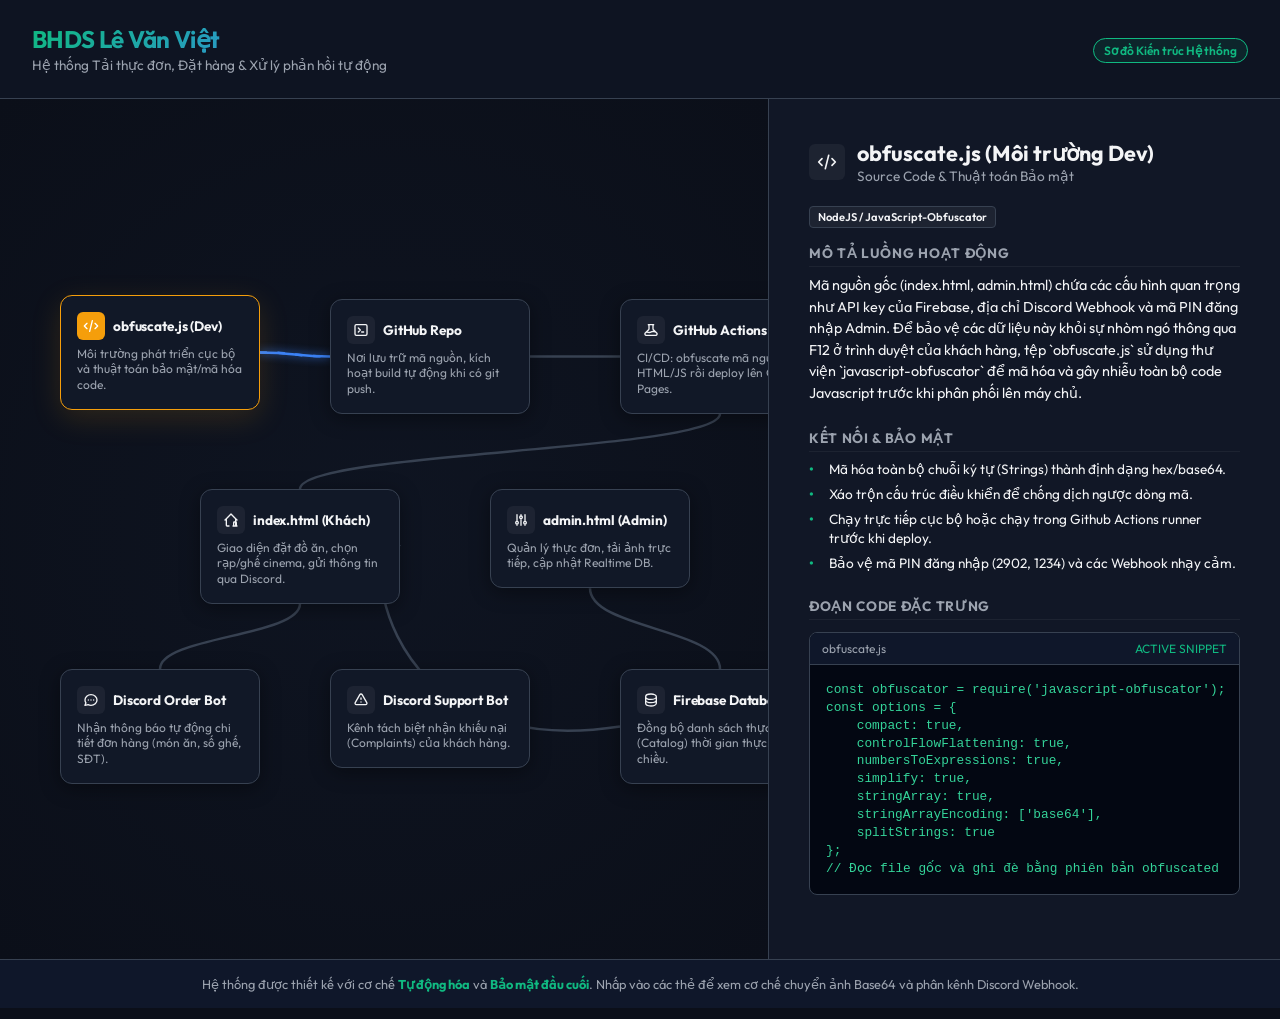
<file: system_diagram.html>
﻿<!DOCTYPE html>
<html lang="vi">
<head>
    <meta charset="UTF-8">
    <meta name="viewport" content="width=device-width, initial-scale=1.0">
    <title>BHDS Lê Văn Việt - System Architecture Diagram</title>
    
    <!-- Favicon -->
    <link rel="icon" type="image/png" href="assets/logo.png">
    <link rel="shortcut icon" type="image/png" href="assets/logo.png">
    <link rel="apple-touch-icon" href="assets/logo.png">
    <!-- Google Fonts -->
    <link href="https://fonts.googleapis.com/css2?family=Outfit:wght@300;400;500;600;700;800&display=swap" rel="stylesheet">
    <style>
        :root {
            --bg-color: #0b0f19;
            --card-bg: #111827;
            --card-hover: #1f2937;
            --border-color: #374151;
            --primary: #10b981;
            --primary-glow: rgba(16, 185, 129, 0.15);
            --secondary: #3b82f6;
            --secondary-glow: rgba(59, 130, 246, 0.15);
            --warning: #f59e0b;
            --warning-glow: rgba(245, 158, 11, 0.15);
            --danger: #ef4444;
            --text-main: #f3f4f6;
            --text-muted: #9ca3af;
            --font-outfit: 'Outfit', sans-serif;
            --transition: all 0.3s cubic-bezier(0.4, 0, 0.2, 1);
            --radius: 12px;
        }

        * {
            box-sizing: border-box;
            margin: 0;
            padding: 0;
        }

        body {
            font-family: var(--font-outfit);
            background-color: var(--bg-color);
            color: var(--text-main);
            min-height: 100vh;
            display: flex;
            flex-direction: column;
            overflow-x: hidden;
        }

        header {
            padding: 1.5rem 2rem;
            border-bottom: 1px solid var(--border-color);
            display: flex;
            justify-content: space-between;
            align-items: center;
            background: rgba(17, 24, 39, 0.7);
            backdrop-filter: blur(12px);
            position: sticky;
            top: 0;
            z-index: 100;
        }

        .header-title h1 {
            font-size: 1.5rem;
            font-weight: 700;
            letter-spacing: -0.025em;
            background: linear-gradient(135deg, #10b981 0%, #3b82f6 100%);
            -webkit-background-clip: text;
            -webkit-text-fill-color: transparent;
        }

        .header-title p {
            font-size: 0.85rem;
            color: var(--text-muted);
            margin-top: 2px;
        }

        .badge {
            background: rgba(16, 185, 129, 0.1);
            border: 1px solid var(--primary);
            color: var(--primary);
            padding: 4px 10px;
            border-radius: 9999px;
            font-size: 0.75rem;
            font-weight: 600;
        }

        /* Workspace Grid */
        .workspace {
            display: grid;
            grid-template-columns: 1fr;
            flex: 1;
            overflow: hidden;
        }

        @media (min-width: 1024px) {
            .workspace {
                grid-template-columns: 1.8fr 1.2fr;
            }
        }

        /* Diagram Canvas Area */
        .canvas-container {
            position: relative;
            padding: 2.5rem;
            overflow: auto;
            background: radial-gradient(circle at 50% 50%, rgba(17, 24, 39, 0.6) 0%, var(--bg-color) 100%);
            display: flex;
            justify-content: center;
            align-items: center;
            min-height: 600px;
        }

        .diagram-wrapper {
            position: relative;
            width: 850px;
            height: 520px;
            margin: auto;
        }

        .svg-backdrop {
            position: absolute;
            top: 0;
            left: 0;
            width: 100%;
            height: 100%;
            z-index: 1;
            pointer-events: none;
        }

        /* Connection paths styles */
        .connection-line {
            fill: none;
            stroke: var(--border-color);
            stroke-width: 2.5;
            transition: var(--transition);
        }

        .connection-line.active {
            stroke: var(--primary);
            filter: drop-shadow(0 0 4px var(--primary));
        }

        .connection-line.secondary-active {
            stroke: var(--secondary);
            filter: drop-shadow(0 0 4px var(--secondary));
        }

        /* Dash flow animation */
        .flow-dots {
            fill: none;
            stroke-width: 2.5;
            stroke-dasharray: 6, 12;
            stroke-linecap: round;
            animation: flow 25s linear infinite;
            display: none;
        }

        .flow-dots.active {
            display: block;
            stroke: var(--primary);
        }

        .flow-dots.secondary-active {
            display: block;
            stroke: var(--secondary);
        }

        @keyframes flow {
            to {
                stroke-dashoffset: -360px;
            }
        }

        /* Node/Card Styling */
        .node {
            position: absolute;
            z-index: 10;
            background-color: var(--card-bg);
            border: 1.5px solid var(--border-color);
            border-radius: var(--radius);
            padding: 1rem;
            width: 200px;
            cursor: pointer;
            transition: var(--transition);
            box-shadow: 0 4px 20px rgba(0,0,0,0.4);
        }

        .node:hover, .node.selected {
            transform: translateY(-4px);
            border-color: var(--primary);
            box-shadow: 0 8px 30px var(--primary-glow);
        }

        .node.blue-node:hover, .node.blue-node.selected {
            border-color: var(--secondary);
            box-shadow: 0 8px 30px var(--secondary-glow);
        }

        .node.warning-node:hover, .node.warning-node.selected {
            border-color: var(--warning);
            box-shadow: 0 8px 30px var(--warning-glow);
        }

        .node-header {
            display: flex;
            align-items: center;
            gap: 8px;
            margin-bottom: 6px;
        }

        .node-icon {
            width: 28px;
            height: 28px;
            border-radius: 6px;
            display: flex;
            align-items: center;
            justify-content: center;
            background: rgba(255, 255, 255, 0.05);
            color: var(--text-main);
            transition: var(--transition);
        }

        .node:hover .node-icon, .node.selected .node-icon {
            background: var(--primary);
            color: white;
        }

        .node.blue-node:hover .node-icon, .node.blue-node.selected .node-icon {
            background: var(--secondary);
        }

        .node.warning-node:hover .node-icon, .node.warning-node.selected .node-icon {
            background: var(--warning);
        }

        .node-title {
            font-size: 0.85rem;
            font-weight: 700;
            letter-spacing: -0.01em;
        }

        .node-desc {
            font-size: 0.75rem;
            color: var(--text-muted);
            line-height: 1.3;
        }

        /* Node coordinates (Manual positioning on canvas) */
        #node-dev { top: 30px; left: 20px; }
        #node-github { top: 30px; left: 290px; }
        #node-actions { top: 30px; left: 580px; }
        
        #node-client { top: 220px; left: 160px; }
        #node-admin { top: 220px; left: 450px; }

        #node-discord-order { top: 400px; left: 20px; }
        #node-discord-complaint { top: 400px; left: 290px; }
        #node-firebase { top: 400px; left: 580px; }

        /* Detail Panel */
        .detail-panel {
            background: rgba(17, 24, 39, 0.95);
            border-left: 1px solid var(--border-color);
            padding: 2.5rem;
            display: flex;
            flex-direction: column;
            overflow-y: auto;
            max-height: 100vh;
        }

        .detail-header {
            display: flex;
            align-items: center;
            gap: 12px;
            margin-bottom: 1.25rem;
        }

        .detail-title-container h2 {
            font-size: 1.35rem;
            font-weight: 700;
        }

        .detail-title-container p {
            font-size: 0.85rem;
            color: var(--text-muted);
        }

        .detail-badge {
            display: inline-block;
            padding: 3px 8px;
            font-size: 0.7rem;
            border-radius: 4px;
            font-weight: 600;
            background: rgba(255, 255, 255, 0.05);
            border: 1px solid var(--border-color);
            margin-bottom: 1rem;
        }

        .detail-section {
            margin-bottom: 1.5rem;
        }

        .section-title {
            font-size: 0.85rem;
            font-weight: 700;
            text-transform: uppercase;
            letter-spacing: 0.05em;
            color: var(--text-muted);
            margin-bottom: 0.5rem;
            border-bottom: 1px solid rgba(255,255,255,0.05);
            padding-bottom: 4px;
        }

        .detail-text {
            font-size: 0.9rem;
            line-height: 1.5;
            color: var(--text-main);
        }

        .flow-details-list {
            list-style: none;
        }

        .flow-details-list li {
            position: relative;
            padding-left: 1.25rem;
            margin-bottom: 6px;
            font-size: 0.85rem;
            line-height: 1.4;
        }

        .flow-details-list li::before {
            content: "•";
            position: absolute;
            left: 0;
            color: var(--primary);
            font-weight: bold;
        }

        /* Code Block Component */
        .code-container {
            background-color: #030712;
            border: 1px solid var(--border-color);
            border-radius: 8px;
            overflow: hidden;
            margin-top: 0.75rem;
        }

        .code-header {
            background-color: #0f172a;
            padding: 8px 12px;
            font-size: 0.75rem;
            color: var(--text-muted);
            border-bottom: 1px solid var(--border-color);
            display: flex;
            justify-content: space-between;
            align-items: center;
        }

        .code-body {
            padding: 1rem;
            overflow-x: auto;
            font-family: 'Courier New', Courier, monospace;
            font-size: 0.8rem;
            color: #34d399;
            line-height: 1.4;
            max-height: 250px;
        }

        /* Empty state for Detail panel */
        .empty-detail-state {
            display: flex;
            flex-direction: column;
            align-items: center;
            justify-content: center;
            flex: 1;
            text-align: center;
            color: var(--text-muted);
        }

        .empty-detail-state svg {
            margin-bottom: 1rem;
            color: var(--border-color);
        }

        /* Info Banner */
        .footer-banner {
            padding: 1rem 2rem;
            text-align: center;
            background: #0f172a;
            border-top: 1px solid var(--border-color);
            font-size: 0.8rem;
            color: var(--text-muted);
        }

        .footer-banner strong {
            color: var(--primary);
        }
    </style>
</head>
<body>

    <!-- Header -->
    <header>
        <div class="header-title">
            <h1>BHDS Lê Văn Việt</h1>
            <p>Hệ thống Tải thực đơn, Đặt hàng & Xử lý phản hồi tự động</p>
        </div>
        <div>
            <span class="badge">Sơ đồ Kiến trúc Hệ thống</span>
        </div>
    </header>

    <!-- Workspace -->
    <div class="workspace">
        
        <!-- Canvas Area -->
        <div class="canvas-container">
            <div class="diagram-wrapper" id="diagram-container">
                <svg class="svg-backdrop" id="diagram-svg">
                    <defs>
                        <!-- Glow filters -->
                        <filter id="glow-green" x="-20%" y="-20%" width="140%" height="140%">
                            <feGaussianBlur stdDeviation="3" result="blur" />
                            <feComposite in="SourceGraphic" in2="blur" operator="over" />
                        </filter>
                    </defs>
                    <!-- Background Connection Lines (Base) -->
                    <path id="line-dev-github" class="connection-line" />
                    <path id="line-github-actions" class="connection-line" />
                    <path id="line-actions-client" class="connection-line" />
                    <path id="line-actions-admin" class="connection-line" />
                    <path id="line-client-discord-order" class="connection-line" />
                    <path id="line-client-discord-complaint" class="connection-line" />
                    <path id="line-admin-firebase" class="connection-line" />
                    <path id="line-firebase-client" class="connection-line" />

                    <!-- Animated Flow Dots -->
                    <path id="flow-dev-github" class="flow-dots" />
                    <path id="flow-github-actions" class="flow-dots" />
                    <path id="flow-actions-client" class="flow-dots" />
                    <path id="flow-actions-admin" class="flow-dots" />
                    <path id="flow-client-discord-order" class="flow-dots" />
                    <path id="flow-client-discord-complaint" class="flow-dots" />
                    <path id="flow-admin-firebase" class="flow-dots" />
                    <path id="flow-firebase-client" class="flow-dots" />
                </svg>

                <!-- Cards (Nodes) -->
                
                <!-- Section: Dev/Pipeline -->
                <div class="node warning-node" id="node-dev" onclick="selectNode('dev')">
                    <div class="node-header">
                        <div class="node-icon">
                            <svg width="16" height="16" fill="none" viewBox="0 0 24 24" stroke="currentColor" stroke-width="2">
                                <path stroke-linecap="round" stroke-linejoin="round" d="M10 20l4-16m4 4l4 4-4 4M6 16l-4-4 4-4" />
                            </svg>
                        </div>
                        <span class="node-title">obfuscate.js (Dev)</span>
                    </div>
                    <p class="node-desc">Môi trường phát triển cục bộ và thuật toán bảo mật/mã hóa code.</p>
                </div>

                <div class="node warning-node" id="node-github" onclick="selectNode('github')">
                    <div class="node-header">
                        <div class="node-icon">
                            <svg width="16" height="16" fill="none" viewBox="0 0 24 24" stroke="currentColor" stroke-width="2">
                                <path stroke-linecap="round" stroke-linejoin="round" d="M8 9l3 3-3 3m5 0h3M5 20h14a2 2 0 002-2V6a2 2 0 00-2-2H5a2 2 0 00-2 2v12a2 2 0 002 2z" />
                            </svg>
                        </div>
                        <span class="node-title">GitHub Repo</span>
                    </div>
                    <p class="node-desc">Nơi lưu trữ mã nguồn, kích hoạt build tự động khi có git push.</p>
                </div>

                <div class="node warning-node" id="node-actions" onclick="selectNode('actions')">
                    <div class="node-header">
                        <div class="node-icon">
                            <svg width="16" height="16" fill="none" viewBox="0 0 24 24" stroke="currentColor" stroke-width="2">
                                <path stroke-linecap="round" stroke-linejoin="round" d="M19.428 15.428a2 2 0 00-1.022-.547l-2.387-.477a6 6 0 00-3.86.517l-.318.158a6 6 0 01-3.86.517L6.05 15.21a2 2 0 00-1.806.547M8 4h8l-1 1v5.172a2 2 0 00.586 1.414l5 5c1.26 1.26.367 3.414-1.415 3.414H4.828c-1.782 0-2.674-2.154-1.414-3.414l5-5A2 2 0 009 10.172V5L8 4z" />
                            </svg>
                        </div>
                        <span class="node-title">GitHub Actions</span>
                    </div>
                    <p class="node-desc">CI/CD: obfuscate mã nguồn HTML/JS rồi deploy lên Github Pages.</p>
                </div>

                <!-- Section: Pages (Hosting) -->
                <div class="node" id="node-client" onclick="selectNode('client')">
                    <div class="node-header">
                        <div class="node-icon">
                            <svg width="16" height="16" fill="none" viewBox="0 0 24 24" stroke="currentColor" stroke-width="2">
                                <path stroke-linecap="round" stroke-linejoin="round" d="M3 12l2-2m0 0l7-7 7 7M5 10v10a1 1 0 001 1h3m10-11l2 2m-2-2v10a1 1 0 01-1 1h3m-6 0a1 1 0 001-1v-4a1 1 0 011-1h2a1 1 0 011 1v4a1 1 0 001 1m-6 0h6" />
                            </svg>
                        </div>
                        <span class="node-title">index.html (Khách)</span>
                    </div>
                    <p class="node-desc">Giao diện đặt đồ ăn, chọn rạp/ghế cinema, gửi thông tin qua Discord.</p>
                </div>

                <div class="node" id="node-admin" onclick="selectNode('admin')">
                    <div class="node-header">
                        <div class="node-icon">
                            <svg width="16" height="16" fill="none" viewBox="0 0 24 24" stroke="currentColor" stroke-width="2">
                                <path stroke-linecap="round" stroke-linejoin="round" d="M12 6V4m0 2a2 2 0 100 4m0-4a2 2 0 110 4m-6 8a2 2 0 100-4m0 4a2 2 0 110-4m0 4v2m0-6V4m6 6v10m6-2a2 2 0 100-4m0 4a2 2 0 110-4m0 4v2m0-6V4" />
                            </svg>
                        </div>
                        <span class="node-title">admin.html (Admin)</span>
                    </div>
                    <p class="node-desc">Quản lý thực đơn, tải ảnh trực tiếp, cập nhật Realtime DB.</p>
                </div>

                <!-- Section: Endpoints/Databases -->
                <div class="node blue-node" id="node-discord-order" onclick="selectNode('discord-order')">
                    <div class="node-header">
                        <div class="node-icon">
                            <svg width="16" height="16" fill="none" viewBox="0 0 24 24" stroke="currentColor" stroke-width="2">
                                <path stroke-linecap="round" stroke-linejoin="round" d="M8 12h.01M12 12h.01M16 12h.01M21 12c0 4.418-4.03 8-9 8a9.863 9.863 0 01-4.255-.949L3 20l1.395-3.72C3.512 15.042 3 13.574 3 12c0-4.418 4.03-8 9-8s9 3.582 9 8z" />
                            </svg>
                        </div>
                        <span class="node-title">Discord Order Bot</span>
                    </div>
                    <p class="node-desc">Nhận thông báo tự động chi tiết đơn hàng (món ăn, số ghế, SĐT).</p>
                </div>

                <div class="node blue-node" id="node-discord-complaint" onclick="selectNode('discord-complaint')">
                    <div class="node-header">
                        <div class="node-icon">
                            <svg width="16" height="16" fill="none" viewBox="0 0 24 24" stroke="currentColor" stroke-width="2">
                                <path stroke-linecap="round" stroke-linejoin="round" d="M12 9v2m0 4h.01m-6.938 4h13.856c1.54 0 2.502-1.667 1.732-3L13.732 4c-.77-1.333-2.694-1.333-3.464 0L3.34 16c-.77 1.333.192 3 1.732 3z" />
                            </svg>
                        </div>
                        <span class="node-title">Discord Support Bot</span>
                    </div>
                    <p class="node-desc">Kênh tách biệt nhận khiếu nại (Complaints) của khách hàng.</p>
                </div>

                <div class="node blue-node" id="node-firebase" onclick="selectNode('firebase')">
                    <div class="node-header">
                        <div class="node-icon">
                            <svg width="16" height="16" fill="none" viewBox="0 0 24 24" stroke="currentColor" stroke-width="2">
                                <path stroke-linecap="round" stroke-linejoin="round" d="M4 7v10c0 2.21 3.582 4 8 4s8-1.89 8-4V7M4 7c0 2.21 3.582 4 8 4s8-1.89 8-4M4 7c0-2.21 3.582-4 8-4s8 1.89 8 4m0 5c0 2.21-3.582 4-8 4s-8-1.89-8-4" />
                            </svg>
                        </div>
                        <span class="node-title">Firebase Database</span>
                    </div>
                    <p class="node-desc">Đồng bộ danh sách thực đơn (Catalog) thời gian thực hai chiều.</p>
                </div>

            </div>
        </div>

        <!-- Detail Panel -->
        <div class="detail-panel" id="detail-panel">
            <div class="empty-detail-state" id="empty-state">
                <svg width="48" height="48" fill="none" viewBox="0 0 24 24" stroke="currentColor" stroke-width="1.5">
                    <path stroke-linecap="round" stroke-linejoin="round" d="M15 15l-2 5L9 9l11 4-5 2zm0 0l5 5M7.188 2.239l.777 2.897M5.136 7.965l-2.898-.777M13.95 4.05l-2.122 2.122m-5.657 5.656l-2.12 2.122" />
                </svg>
                <h3>Chọn một thành phần</h3>
                <p style="font-size: 0.85rem; margin-top: 4px;">Nhấp vào bất kỳ thẻ nào trên sơ đồ để xem chi tiết luồng hoạt động, cấu trúc bảo mật và code mẫu.</p>
            </div>
            
            <div id="detail-content" style="display: none;">
                <div class="detail-header">
                    <div class="node-icon" id="detail-icon" style="width: 36px; height: 36px; font-size: 1.25rem;"></div>
                    <div class="detail-title-container">
                        <h2 id="detail-title">Tên thành phần</h2>
                        <p id="detail-subtitle">Vai trò trong hệ thống</p>
                    </div>
                </div>
                <div class="detail-badge" id="detail-badge-tech">Công nghệ</div>

                <div class="detail-section">
                    <div class="section-title">Mô tả luồng hoạt động</div>
                    <p class="detail-text" id="detail-desc">Chi tiết...</p>
                </div>

                <div class="detail-section">
                    <div class="section-title">Kết nối & Bảo mật</div>
                    <ul class="flow-details-list" id="detail-flows">
                        <li>Luồng 1</li>
                        <li>Luồng 2</li>
                    </ul>
                </div>

                <div class="detail-section" id="code-section">
                    <div class="section-title">Đoạn code đặc trưng</div>
                    <div class="code-container">
                        <div class="code-header">
                            <span id="code-file">filename.js</span>
                            <span style="color: var(--primary);">ACTIVE SNIPPET</span>
                        </div>
                        <pre class="code-body"><code id="code-content"></code></pre>
                    </div>
                </div>
            </div>
        </div>

    </div>

    <!-- Footer -->
    <div class="footer-banner">
        Hệ thống được thiết kế với cơ chế <strong>Tự động hóa</strong> và <strong>Bảo mật đầu cuối</strong>. Nhấp vào các thẻ để xem cơ chế chuyển ảnh Base64 và phân kênh Discord Webhook.
    </div>

    <script>
        // Database of components data
        const nodeData = {
            'dev': {
                title: 'obfuscate.js (Môi trường Dev)',
                subtitle: 'Source Code & Thuật toán Bảo mật',
                tech: 'NodeJS / JavaScript-Obfuscator',
                icon: `<svg width="20" height="20" fill="none" viewBox="0 0 24 24" stroke="currentColor" stroke-width="2"><path stroke-linecap="round" stroke-linejoin="round" d="M10 20l4-16m4 4l4 4-4 4M6 16l-4-4 4-4" /></svg>`,
                badgeClass: 'warning-node',
                desc: 'Mã nguồn gốc (index.html, admin.html) chứa các cấu hình quan trọng như API key của Firebase, địa chỉ Discord Webhook và mã PIN đăng nhập Admin. Để bảo vệ các dữ liệu này khỏi sự nhòm ngó thông qua F12 ở trình duyệt của khách hàng, tệp `obfuscate.js` sử dụng thư viện `javascript-obfuscator` để mã hóa và gây nhiễu toàn bộ code Javascript trước khi phân phối lên máy chủ.',
                flows: [
                    'Mã hóa toàn bộ chuỗi ký tự (Strings) thành định dạng hex/base64.',
                    'Xáo trộn cấu trúc điều khiển để chống dịch ngược dòng mã.',
                    'Chạy trực tiếp cục bộ hoặc chạy trong Github Actions runner trước khi deploy.',
                    'Bảo vệ mã PIN đăng nhập (2902, 1234) và các Webhook nhạy cảm.'
                ],
                codeFile: 'obfuscate.js',
                code: `const obfuscator = require('javascript-obfuscator');
const options = {
    compact: true,
    controlFlowFlattening: true,
    numbersToExpressions: true,
    simplify: true,
    stringArray: true,
    stringArrayEncoding: ['base64'],
    splitStrings: true
};
// Đọc file gốc và ghi đè bằng phiên bản obfuscated`
            },
            'github': {
                title: 'GitHub Repository',
                subtitle: 'Quản lý Phiên bản & Kích hoạt CI/CD',
                tech: 'Git / GitHub Version Control',
                icon: `<svg width="20" height="20" fill="none" viewBox="0 0 24 24" stroke="currentColor" stroke-width="2"><path stroke-linecap="round" stroke-linejoin="round" d="M8 9l3 3-3 3m5 0h3M5 20h14a2 2 0 002-2V6a2 2 0 00-2-2H5a2 2 0 00-2 2v12a2 2 0 002 2z" /></svg>`,
                badgeClass: 'warning-node',
                desc: 'Kho lưu trữ mã nguồn đóng vai trò trung tâm lưu trữ toàn bộ lịch sử chỉnh sửa. Khi lập trình viên thực hiện lệnh `git push origin main`, GitHub sẽ nhận các tệp mã nguồn mới nhất và ngay lập tức gửi tín hiệu kích hoạt quy trình làm việc tự động (Workflow) được cấu hình trong thư mục `.github/workflows`.',
                flows: [
                    'Lưu trữ an toàn các tệp mã nguồn tĩnh (HTML, CSS, JS, CNAME).',
                    'Lắng nghe sự kiện đẩy code lên nhánh chính (branch `main`).',
                    'Không lưu trữ trực tiếp thư mục `node_modules` (sẽ được cài đặt tự động ở runner).'
                ],
                codeFile: 'git command',
                code: `git add admin.html index.html
git commit -m "feat: separate complaint bot webhook & update design"
git push origin main
# Kích hoạt deploy.yml tự động`
            },
            'actions': {
                title: 'GitHub Actions (CI/CD Pipeline)',
                subtitle: 'Tự động hóa Đóng gói & Deploy',
                tech: 'GitHub Actions / YAML Workflow',
                icon: `<svg width="20" height="20" fill="none" viewBox="0 0 24 24" stroke="currentColor" stroke-width="2"><path stroke-linecap="round" stroke-linejoin="round" d="M19.428 15.428a2 2 0 00-1.022-.547l-2.387-.477a6 6 0 00-3.86.517l-.318.158a6 6 0 01-3.86.517L6.05 15.21a2 2 0 00-1.806.547M8 4h8l-1 1v5.172a2 2 0 00.586 1.414l5 5c1.26 1.26.367 3.414-1.415 3.414H4.828c-1.782 0-2.674-2.154-1.414-3.414l5-5A2 2 0 009 10.172V5L8 4z" /></svg>`,
                badgeClass: 'warning-node',
                desc: 'Workflow `deploy.yml` tự động khởi chạy một máy ảo (runner) để biên dịch. Runner thực hiện cài đặt thư viện mã hóa, chạy tệp script obfuscate.js để bảo vệ mã nguồn, tạo thư mục build tĩnh sạch sẽ, và đẩy toàn bộ sản phẩm đã mã hóa lên nhánh `gh-pages` để phân phối trực tiếp.',
                flows: [
                    'Khởi chạy môi trường ubuntu-latest.',
                    'Cài đặt Node.js và thư viện javascript-obfuscator.',
                    'Thực thi `node obfuscate.js` ghi đè trực tiếp mã độc giả lập.',
                    'Đẩy mã nguồn tĩnh đã được mã hóa an toàn lên hosting GitHub Pages.'
                ],
                codeFile: 'deploy.yml',
                code: `- name: Install Obfuscator
  run: npm install javascript-obfuscator
- name: Obfuscate Files
  run: node obfuscate.js
- name: Deploy to GitHub Pages
  uses: JamesIves/github-pages-deploy-action@v4
  with:
    folder: .
    branch: gh-pages`
            },
            'client': {
                title: 'index.html (Giao diện Khách hàng)',
                subtitle: 'Đặt món ăn & Thanh toán trực tuyến',
                tech: 'HTML5 / Vanilla CSS / ES6 JavaScript',
                icon: `<svg width="20" height="20" fill="none" viewBox="0 0 24 24" stroke="currentColor" stroke-width="2"><path stroke-linecap="round" stroke-linejoin="round" d="M3 12l2-2m0 0l7-7 7 7M5 10v10a1 1 0 001 1h3m10-11l2 2m-2-2v10a1 1 0 01-1 1h3m-6 0a1 1 0 001-1v-4a1 1 0 011-1h2a1 1 0 011 1v4a1 1 0 001 1m-6 0h6" /></svg>`,
                badgeClass: '',
                desc: 'Trang đặt hàng chính thức dành cho người dùng cuối. Giao diện tối ưu di động với các tính năng: tải menu đồ ăn động thời gian thực, giỏ hàng tự động tính toán giá tiền (bao gồm cả nhân đôi giá ghế cặp Cinema), tích hợp mã QR thanh toán Momo, form gửi khiếu nại (Complaints) và thông báo đơn hàng.',
                flows: [
                    'Tải dữ liệu thực đơn động từ Firebase Realtime Database.',
                    'Lưu trữ giỏ hàng, thông tin khách hàng trong LocalStorage để tránh mất dữ liệu khi tải lại trang.',
                    'Gửi đơn hàng chi tiết qua Discord Webhook chính.',
                    'Gửi góp ý/khiếu nại qua Discord Webhook khiếu nại độc lập.'
                ],
                codeFile: 'index.html',
                code: `// Gửi khiếu nại sang Bot độc lập
const COMPLAINT_WEBHOOK_URL = "https://discord.com/api/webhooks/...";
fetch(COMPLAINT_WEBHOOK_URL, {
    method: 'POST',
    headers: { 'Content-Type': 'application/json' },
    body: JSON.stringify({ content: \`📢 **KHIẾU NẠI MỚI**\\nNội dung: \${text}\` })
});`
            },
            'admin': {
                title: 'admin.html (Bảng quản trị)',
                subtitle: 'Quản lý Thực đơn & Tải ảnh Thiết bị',
                tech: 'Firebase SDK / Canvas API / Responsive CSS',
                icon: `<svg width="20" height="20" fill="none" viewBox="0 0 24 24" stroke="currentColor" stroke-width="2"><path stroke-linecap="round" stroke-linejoin="round" d="M12 6V4m0 2a2 2 0 100 4m0-4a2 2 0 110 4m-6 8a2 2 0 100-4m0 4a2 2 0 110-4m0 4v2m0-6V4m6 6v10m6-2a2 2 0 100-4m0 4a2 2 0 110-4m0 4v2m0-6V4" /></svg>`,
                badgeClass: '',
                desc: 'Giao diện bí mật được ẩn giấu (kích hoạt bằng cách nhấp 5 lần vào logo BHDS và nhập PIN bảo mật). Admin có thể thêm mới món ăn bằng cách dán URL ảnh hoặc chọn trực tiếp tệp ảnh từ điện thoại/máy tính của mình. Ứng dụng sẽ nén ảnh về dạng JPEG và chuyển thành chuỗi Base64 cực kỳ nhỏ gọn để lưu trữ trực tiếp vào Realtime DB.',
                flows: [
                    'Bảo mật ẩn logo + xác thực PIN trước khi mở khóa giao diện.',
                    'Đọc tệp hình ảnh từ bộ nhớ máy qua FileReader.',
                    'Sử dụng Canvas API nén ảnh về kích thước tối đa 500px, chất lượng 70% để tiết kiệm bộ nhớ.',
                    'Đồng bộ hóa tức thì các thay đổi lên cơ sở dữ liệu Firebase.'
                ],
                codeFile: 'admin.html',
                code: `// Hàm nén ảnh sang Base64
function resizeAndCompressImage(file) {
    return new Promise((resolve) => {
        const reader = new FileReader();
        reader.readAsDataURL(file);
        reader.onload = (e) => {
            const img = new Image();
            img.src = e.target.result;
            img.onload = () => {
                const canvas = document.createElement('canvas');
                // Tính toán tỷ lệ và vẽ ảnh vào canvas 500x500
                const ctx = canvas.getContext('2d');
                ctx.drawImage(img, 0, 0, w, h);
                resolve(canvas.toDataURL('image/jpeg', 0.7));
            }
        }
    });
}`
            },
            'discord-order': {
                title: 'Discord Order Bot Webhook',
                subtitle: 'Kênh nhận thông báo Đơn hàng mới',
                tech: 'Discord Webhook API',
                icon: `<svg width="20" height="20" fill="none" viewBox="0 0 24 24" stroke="currentColor" stroke-width="2"><path stroke-linecap="round" stroke-linejoin="round" d="M8 12h.01M12 12h.01M16 12h.01M21 12c0 4.418-4.03 8-9 8a9.863 9.863 0 01-4.255-.949L3 20l1.395-3.72C3.512 15.042 3 13.574 3 12c0-4.418 4.03-8 9-8s9 3.582 9 8z" /></svg>`,
                badgeClass: 'blue-node',
                desc: 'Webhook chuyên dụng tiếp nhận toàn bộ thông tin thanh toán và đơn đặt đồ ăn từ trang `index.html`. Sau khi khách hàng hoàn tất việc xác nhận thanh toán (Momo/Tiền mặt), đơn hàng sẽ được gửi thẳng vào kênh chat của quản lý để nhân viên kịp thời chuẩn bị món và giữ ghế.',
                flows: [
                    'Nhận chuỗi JSON chứa các embeds đẹp mắt.',
                    'Hiển thị tên khách hàng, số điện thoại, danh sách món ăn đã chọn.',
                    'Hiển thị số rạp chiếu phim (Rạp) và số ghế (Ghế đơn/ghế đôi) tương ứng.'
                ],
                codeFile: 'Discord JSON Payload',
                code: `{
  "username": "BHDS Lê Văn Việt - ĐƠN HÀNG",
  "embeds": [{
    "title": "🎬 ĐƠN ĐẶT MÓN MỚI",
    "color": 65280,
    "fields": [
      { "name": "Khách hàng", "value": "Nguyễn Văn A" },
      { "name": "Chi tiết", "value": "2x Bắp ngọt, 1x Coca-cola" },
      { "name": "Vị trí", "value": "Rạp 3 - Ghế G12, G13" }
    ]
  }]
}`
            },
            'discord-complaint': {
                title: 'Discord Complaint Bot Webhook',
                subtitle: 'Kênh xử lý Khiếu nại độc lập',
                tech: 'Discord Webhook API (Kênh bảo mật)',
                icon: `<svg width="20" height="20" fill="none" viewBox="0 0 24 24" stroke="currentColor" stroke-width="2"><path stroke-linecap="round" stroke-linejoin="round" d="M12 9v2m0 4h.01m-6.938 4h13.856c1.54 0 2.502-1.667 1.732-3L13.732 4c-.77-1.333-2.694-1.333-3.464 0L3.34 16c-.77 1.333.192 3 1.732 3z" /></svg>`,
                badgeClass: 'blue-node',
                desc: 'Được thiết lập độc lập so với bot nhận đơn hàng thông thường. Kênh này nhận các tin nhắn đóng góp, phản hồi hoặc khiếu nại chất lượng dịch vụ của khách hàng. Việc tách riêng webhook giúp quản trị viên dễ phân loại công việc và tăng tính bảo mật thông tin nội bộ.',
                flows: [
                    'Tách biệt luồng thông tin để tránh làm nhiễu kênh nhận đơn đặt món hàng ngày.',
                    'Chuyển tiếp tức thì ý kiến khách hàng đến bộ phận chăm sóc khách hàng.',
                    'Sử dụng biến hằng `COMPLAINT_WEBHOOK_URL` riêng biệt.'
                ],
                codeFile: 'complaint.js',
                code: `// Payload gửi về kênh CSKH
const payload = {
    content: "⚠️ **CÓ PHẢN HỒI KHIẾU NẠI MỚI!**",
    embeds: [{
        description: complaintText,
        timestamp: new Date().toISOString()
    }]
};`
            },
            'firebase': {
                title: 'Firebase Realtime Database',
                subtitle: 'Cơ sở dữ liệu Thực đơn đồng bộ tức thời',
                tech: 'Firebase Web SDK v8 / NoSQL Database',
                icon: `<svg width="20" height="20" fill="none" viewBox="0 0 24 24" stroke="currentColor" stroke-width="2"><path stroke-linecap="round" stroke-linejoin="round" d="M4 7v10c0 2.21 3.582 4 8 4s8-1.89 8-4V7M4 7c0 2.21 3.582 4 8 4s8-1.89 8-4M4 7c0-2.21 3.582-4 8-4s8 1.89 8 4m0 5c0 2.21-3.582 4-8 4s-8-1.89-8-4" /></svg>`,
                badgeClass: 'blue-node',
                desc: 'Cơ sở dữ liệu thời gian thực không SQL (NoSQL). Firebase giữ vai trò liên kết chặt chẽ giữa khách hàng và quản lý. Bất cứ khi nào quản trị viên sửa giá, đổi tên hoặc tải ảnh món ăn mới lên từ trang Admin, dữ liệu sẽ được cập nhật đồng bộ tức thời xuống màn hình gọi món của tất cả khách hàng đang mở trang Web mà không cần tải lại.',
                flows: [
                    'Lưu trữ thực đơn dưới key node \`/foodCatalog\`.',
                    'Đồng bộ thay đổi qua sự kiện \`.on(\'value\')\` của Firebase Database.',
                    'Tích hợp lưu trữ dự phòng ở LocalStorage máy khách đề phòng khi mất kết nối mạng.'
                ],
                codeFile: 'firebase integration',
                code: `// Đăng ký nhận cập nhật menu thời gian thực
database.ref('foodCatalog').on('value', (snapshot) => {
    const data = snapshot.val();
    if (data) {
        foodCatalog = data;
        renderFoodList();
    }
});`
            }
        };

        // Render connectors on window load & resize
        function drawAllConnectors() {
            // Dev -> Github
            drawConnector('node-dev', 'node-github', 'line-dev-github', 'flow-dev-github', 'right', 'left');
            // Github -> Actions
            drawConnector('node-github', 'node-actions', 'line-github-actions', 'flow-github-actions', 'right', 'left');
            // Actions -> Client
            drawConnector('node-actions', 'node-client', 'line-actions-client', 'flow-actions-client', 'bottom', 'top');
            // Actions -> Admin
            drawConnector('node-actions', 'node-admin', 'line-actions-admin', 'bottom', 'top');
            // Client -> Discord Order
            drawConnector('node-client', 'node-discord-order', 'line-client-discord-order', 'flow-client-discord-order', 'bottom', 'top');
            // Client -> Discord Complaint
            drawConnector('node-client', 'node-discord-complaint', 'line-client-discord-complaint', 'bottom', 'top');
            // Admin -> Firebase
            drawConnector('node-admin', 'node-firebase', 'line-admin-firebase', 'flow-admin-firebase', 'bottom', 'top');
            // Firebase -> Client (Realtime sync loop back)
            drawConnector('node-firebase', 'node-client', 'line-firebase-client', 'flow-firebase-client', 'left', 'right');
        }

        function drawConnector(fromId, toId, lineId, flowId, fromSocket, toSocket) {
            const container = document.getElementById('diagram-container');
            const fromEl = document.getElementById(fromId);
            const toEl = document.getElementById(toId);
            const lineEl = document.getElementById(lineId);
            const flowEl = document.getElementById(flowId);

            if (!container || !fromEl || !toEl || !lineEl || !flowEl) return;

            const containerRect = container.getBoundingClientRect();
            const fromRect = fromEl.getBoundingClientRect();
            const toRect = toEl.getBoundingClientRect();

            let x1, y1, x2, y2;

            // From coordinates relative to container
            if (fromSocket === 'right') {
                x1 = fromRect.right - containerRect.left;
                y1 = fromRect.top + fromRect.height / 2 - containerRect.top;
            } else if (fromSocket === 'bottom') {
                x1 = fromRect.left + fromRect.width / 2 - containerRect.left;
                y1 = fromRect.bottom - containerRect.top;
            } else if (fromSocket === 'left') {
                x1 = fromRect.left - containerRect.left;
                y1 = fromRect.top + fromRect.height / 2 - containerRect.top;
            } else {
                x1 = fromRect.left + fromRect.width / 2 - containerRect.left;
                y1 = fromRect.top - containerRect.top;
            }

            // To coordinates relative to container
            if (toSocket === 'left') {
                x2 = toRect.left - containerRect.left;
                y2 = toRect.top + toRect.height / 2 - containerRect.top;
            } else if (toSocket === 'top') {
                x2 = toRect.left + toRect.width / 2 - containerRect.left;
                y2 = toRect.top - containerRect.top;
            } else if (toSocket === 'bottom') {
                x2 = toRect.left + toRect.width / 2 - containerRect.left;
                y2 = toRect.bottom - containerRect.top;
            } else {
                x2 = toRect.right - containerRect.left;
                y2 = toRect.top + toRect.height / 2 - containerRect.top;
            }

            // Draw curved path
            let d = '';
            if (fromSocket === 'right' && toSocket === 'left') {
                const cpX = (x1 + x2) / 2;
                d = `M ${x1} ${y1} C ${cpX} ${y1}, ${cpX} ${y2}, ${x2} ${y2}`;
            } else if (fromSocket === 'bottom' && toSocket === 'top') {
                const cpY = (y1 + y2) / 2;
                d = `M ${x1} ${y1} C ${x1} ${cpY}, ${x2} ${cpY}, ${x2} ${y2}`;
            } else if (fromSocket === 'left' && toSocket === 'right') {
                // Loop back path for Firebase -> Client (curved outwards to the left)
                const cpX = Math.min(x1, x2) - 40;
                d = `M ${x1} ${y1} C ${cpX} ${y1 + 40}, ${cpX} ${y2 - 40}, ${x2} ${y2}`;
            } else {
                d = `M ${x1} ${y1} L ${x2} ${y2}`;
            }

            lineEl.setAttribute('d', d);
            flowEl.setAttribute('d', d);
        }

        // Selection logic
        let currentSelectedId = null;

        function selectNode(nodeId) {
            // Remove previous selections
            document.querySelectorAll('.node').forEach(node => {
                node.classList.remove('selected');
            });
            document.querySelectorAll('.connection-line').forEach(line => {
                line.classList.remove('active', 'secondary-active');
            });
            document.querySelectorAll('.flow-dots').forEach(flow => {
                flow.classList.remove('active', 'secondary-active');
            });

            const nodeEl = document.getElementById(`node-${nodeId}`);
            if (!nodeEl) return;

            // Set selected node style
            nodeEl.classList.add('selected');
            currentSelectedId = nodeId;

            // Highlight connections related to this node
            highlightConnections(nodeId);

            // Populate detail panel
            const data = nodeData[nodeId];
            if (data) {
                document.getElementById('empty-state').style.display = 'none';
                const content = document.getElementById('detail-content');
                content.style.display = 'block';

                document.getElementById('detail-icon').innerHTML = data.icon;
                document.getElementById('detail-title').textContent = data.title;
                document.getElementById('detail-subtitle').textContent = data.subtitle;
                
                const badge = document.getElementById('detail-badge-tech');
                badge.textContent = data.tech;
                badge.className = 'detail-badge ' + (data.badgeClass || '');

                document.getElementById('detail-desc').textContent = data.desc;

                // Flows list
                const flowsList = document.getElementById('detail-flows');
                flowsList.innerHTML = data.flows.map(flow => `<li>${flow}</li>`).join('');

                // Code block
                if (data.code) {
                    document.getElementById('code-section').style.display = 'block';
                    document.getElementById('code-file').textContent = data.codeFile;
                    document.getElementById('code-content').textContent = data.code;
                } else {
                    document.getElementById('code-section').style.display = 'none';
                }
                
                // Scroll details to top
                document.getElementById('detail-panel').scrollTop = 0;
            }
        }

        function highlightConnections(nodeId) {
            // Active states based on selected node
            const connections = {
                'dev': ['line-dev-github', 'flow-dev-github'],
                'github': ['line-dev-github', 'flow-dev-github', 'line-github-actions', 'flow-github-actions'],
                'actions': ['line-github-actions', 'flow-github-actions', 'line-actions-client', 'flow-actions-client', 'line-actions-admin', 'flow-actions-admin'],
                'client': ['line-client-discord-order', 'flow-client-discord-order', 'line-client-discord-complaint', 'flow-client-discord-complaint'],
                'admin': ['line-admin-firebase', 'flow-admin-firebase'],
                'discord-order': ['line-client-discord-order', 'flow-client-discord-order'],
                'discord-complaint': ['line-client-discord-complaint', 'flow-client-discord-complaint'],
                'firebase': ['line-admin-firebase', 'flow-admin-firebase', 'line-firebase-client', 'flow-firebase-client']
            };

            const activeList = connections[nodeId] || [];
            activeList.forEach(id => {
                const el = document.getElementById(id);
                if (el) {
                    const isSecondary = nodeId === 'dev' || nodeId === 'github' || nodeId === 'actions';
                    el.classList.add(isSecondary ? 'secondary-active' : 'active');
                }
            });
        }

        // Initialize & Events
        window.addEventListener('load', () => {
            drawAllConnectors();
            // Select dev by default to showcase layout
            selectNode('dev');
        });
        window.addEventListener('resize', drawAllConnectors);

    </script>
</body>
</html>
</file>
